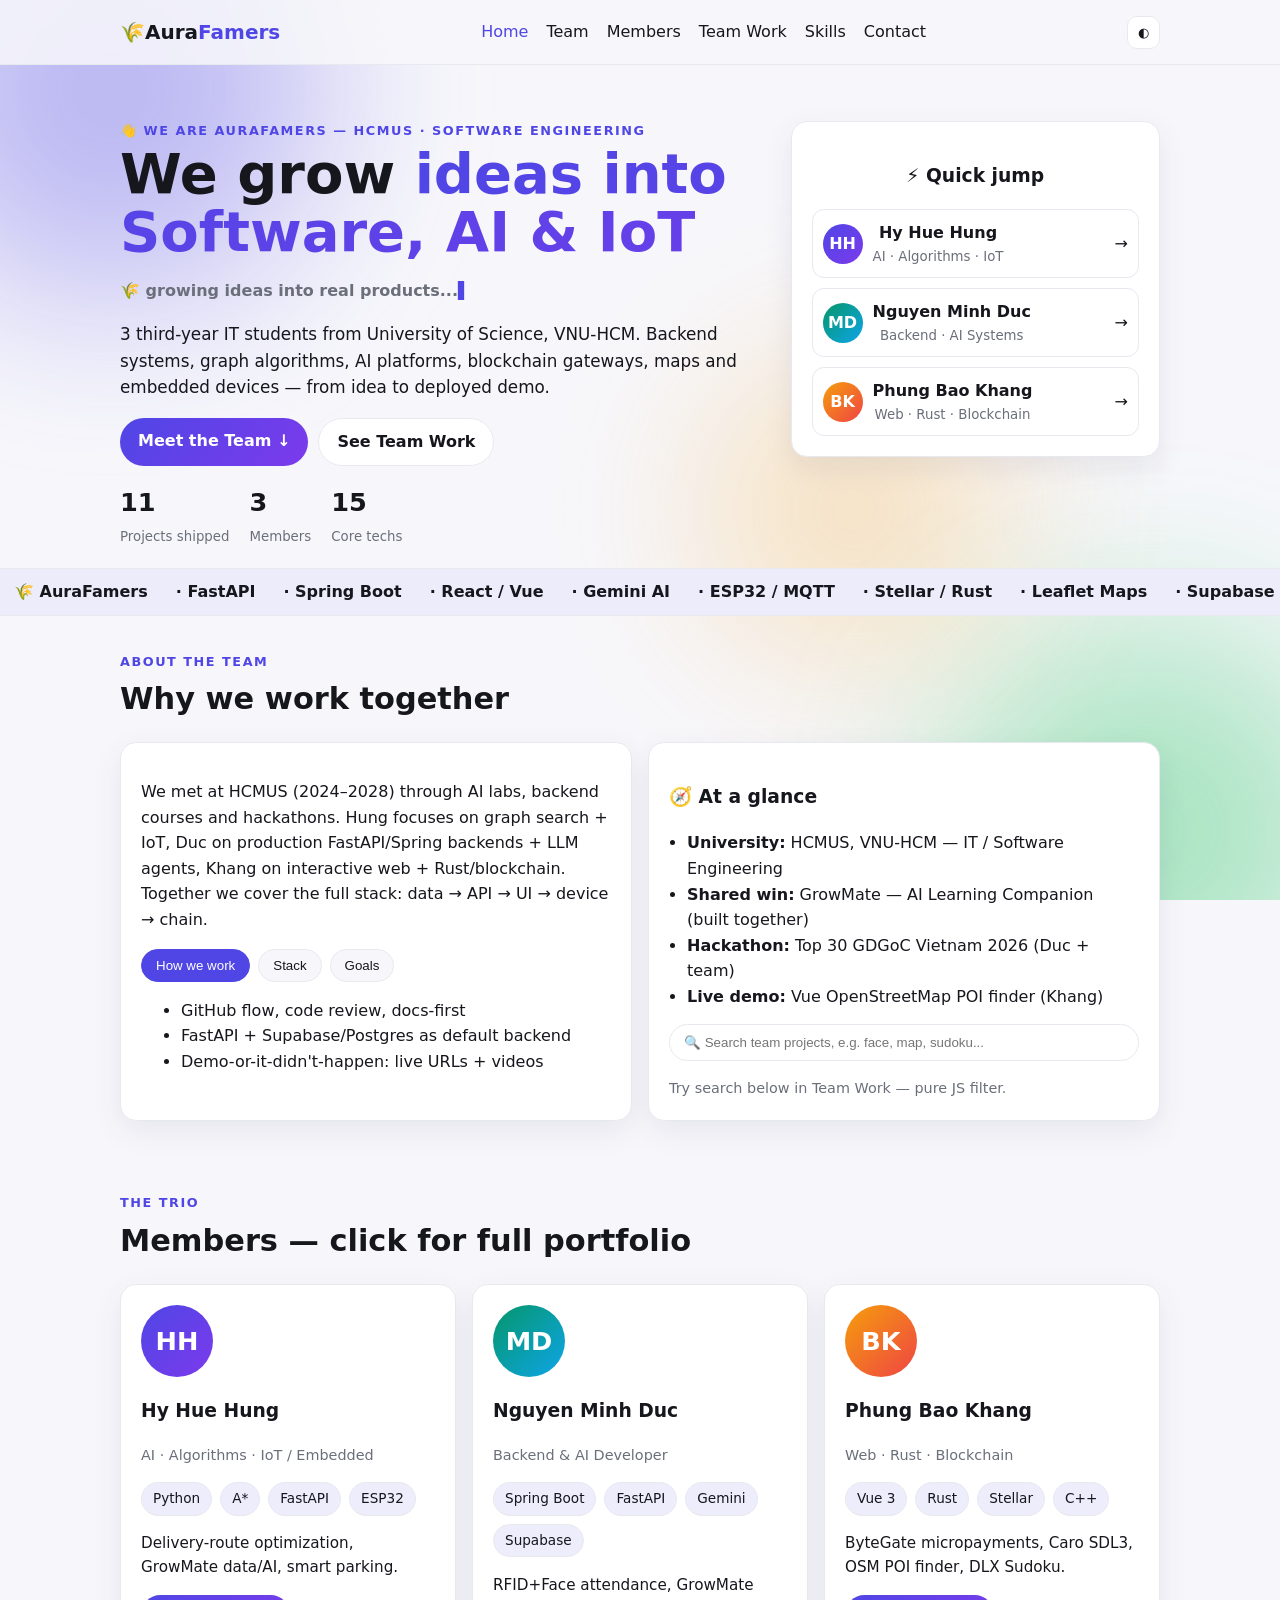
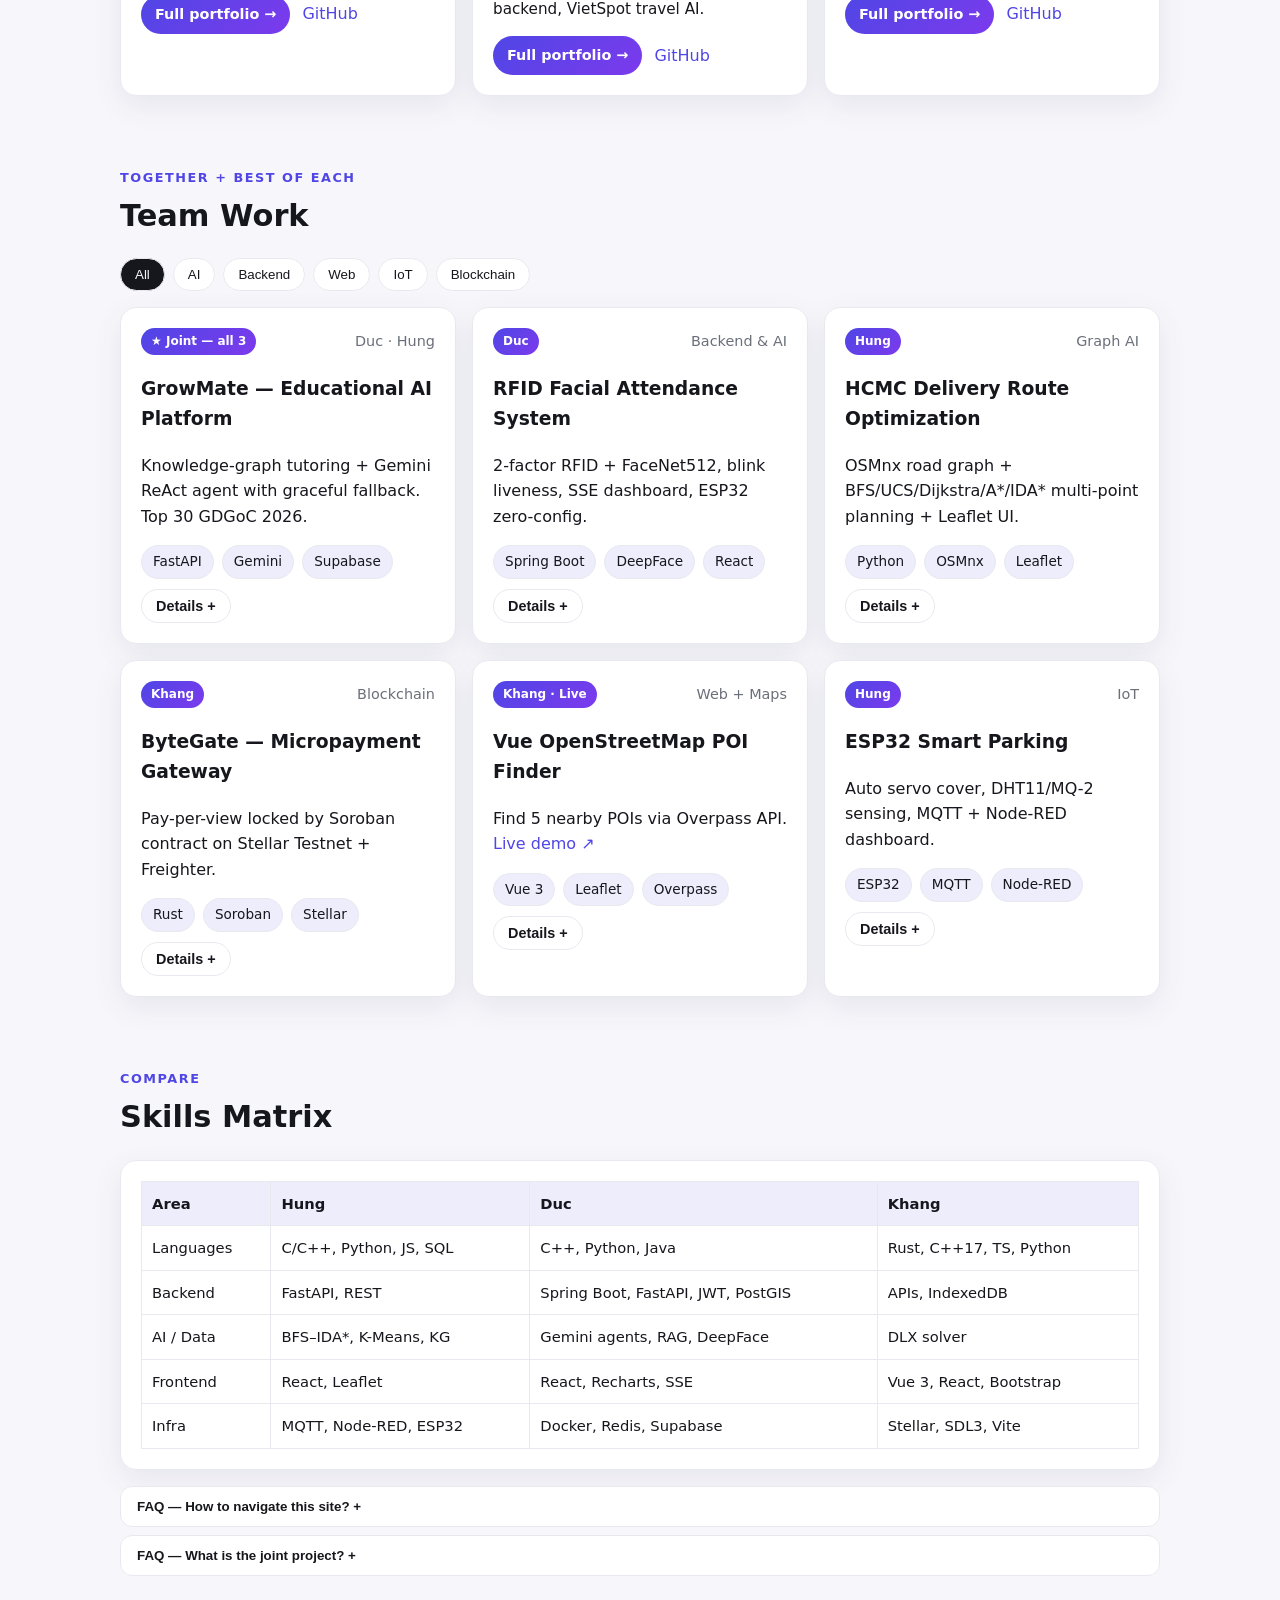
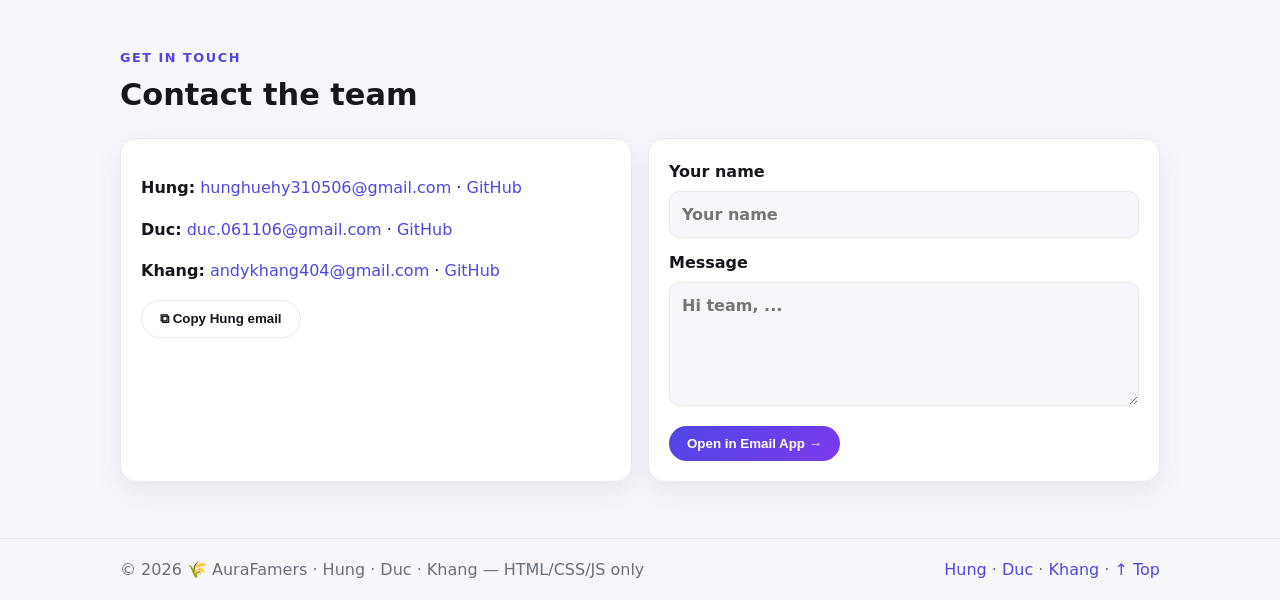
<file: index.html>
<!DOCTYPE html>
<html lang="en">
<head>
  <meta charset="UTF-8" />
  <meta name="viewport" content="width=device-width, initial-scale=1.0" />
  <title>AuraFamers — Hung · Duc · Khang | HCMUS</title>
  <meta name="description" content="AuraFamers — team portfolio of 3 HCMUS Software Engineering students: Hy Hue Hung, Nguyen Minh Duc, Phung Bao Khang." />
  <link rel="stylesheet" href="style.css" />
</head>
<body>
<div class="progress" id="progress"></div>
<div class="orbs" aria-hidden="true"><i class="orb o1"></i><i class="orb o2"></i><i class="orb o3"></i></div>
<header class="nav" id="top">
  <div class="container nav-inner">
    <a href="index.html" class="logo aura">🌾Aura<span>Famers</span></a>
    <nav class="nav-links" id="navLinks">
      <a href="#home">Home</a>
      <a href="#about-team">Team</a>
      <a href="#members">Members</a>
      <a href="#team-projects">Team Work</a>
      <a href="#skills-matrix">Skills</a>
      <a href="#contact">Contact</a>
    </nav>
    <div class="nav-actions">
      <button id="themeToggle" class="btn-icon" aria-label="Toggle theme">◐</button>
      <button id="menuBtn" class="btn-icon menu-btn" aria-label="Menu">☰</button>
    </div>
  </div>
</header>

<main>
  <!-- HERO -->
  <section id="home" class="hero container">
    <div class="hero-text">
      <p class="eyebrow">👋 We are AuraFamers — HCMUS · Software Engineering</p>
      <h1>We grow <span class="grad animate-grad">ideas into Software, AI & IoT</span></h1>
      <p class="typing-line"><span id="typing"></span><span class="caret">▌</span></p>
      <p class="lede">3 third-year IT students from University of Science, VNU-HCM. Backend systems, graph algorithms, AI platforms, blockchain gateways, maps and embedded devices — from idea to deployed demo.</p>
      <div class="hero-cta">
        <a class="btn btn-primary" href="#members">Meet the Team ↓</a>
        <a class="btn btn-ghost" href="#team-projects">See Team Work</a>
      </div>
      <div class="stats-row">
        <div class="stat"><strong data-count="11">0</strong><small>Projects shipped</small></div>
        <div class="stat"><strong data-count="3">0</strong><small>Members</small></div>
        <div class="stat"><strong data-count="15">0</strong><small>Core techs</small></div>
      </div>
    </div>
    <div class="hero-card">
      <div class="card profile-card">
        <h3>⚡ Quick jump</h3>
        <div class="member-mini-list">
          <a href="member-hung.html" class="mini"><span class="avatar sm a1">HH</span><span><strong>Hy Hue Hung</strong><small>AI · Algorithms · IoT</small></span><span>→</span></a>
          <a href="member-duc.html" class="mini"><span class="avatar sm a2">MD</span><span><strong>Nguyen Minh Duc</strong><small>Backend · AI Systems</small></span><span>→</span></a>
          <a href="member-khang.html" class="mini"><span class="avatar sm a3">BK</span><span><strong>Phung Bao Khang</strong><small>Web · Rust · Blockchain</small></span><span>→</span></a>
        </div>
      </div>
    </div>
  </section>

  <!-- MARQUEE -->
  <div class="marquee" aria-hidden="true">
    <div class="marquee-track">
      <span>🌾 AuraFamers</span><span>· FastAPI</span><span>· Spring Boot</span><span>· React / Vue</span><span>· Gemini AI</span><span>· ESP32 / MQTT</span><span>· Stellar / Rust</span><span>· Leaflet Maps</span><span>· Supabase</span>
      <span>🌾 AuraFamers</span><span>· FastAPI</span><span>· Spring Boot</span><span>· React / Vue</span><span>· Gemini AI</span><span>· ESP32 / MQTT</span><span>· Stellar / Rust</span><span>· Leaflet Maps</span><span>· Supabase</span>
    </div>
    <div class="marquee-track">
      <span>🌾 AuraFamers</span><span>· FastAPI</span><span>· Spring Boot</span><span>· React / Vue</span><span>· Gemini AI</span><span>· ESP32 / MQTT</span><span>· Stellar / Rust</span><span>· Leaflet Maps</span><span>· Supabase</span>
      <span>🌾 AuraFamers</span><span>· FastAPI</span><span>· Spring Boot</span><span>· React / Vue</span><span>· Gemini AI</span><span>· ESP32 / MQTT</span><span>· Stellar / Rust</span><span>· Leaflet Maps</span><span>· Supabase</span>
    </div>
  </div>

  <!-- ABOUT TEAM -->
  <section id="about-team" class="section container">
    <p class="eyebrow">About the team</p>
    <h2>Why we work together</h2>
    <div class="grid-2">
      <div class="card">
        <p>We met at HCMUS (2024–2028) through AI labs, backend courses and hackathons. Hung focuses on graph search + IoT, Duc on production FastAPI/Spring backends + LLM agents, Khang on interactive web + Rust/blockchain. Together we cover the full stack: data → API → UI → device → chain.</p>
        <div class="tabs">
          <div class="tab-btns"><button class="tab-btn active" data-tab="t1">How we work</button><button class="tab-btn" data-tab="t2">Stack</button><button class="tab-btn" data-tab="t3">Goals</button></div>
          <div class="tab-panel active" id="t1"><ul><li>GitHub flow, code review, docs-first</li><li>FastAPI + Supabase/Postgres as default backend</li><li>Demo-or-it-didn't-happen: live URLs + videos</li></ul></div>
          <div class="tab-panel" id="t2"><div class="chips"><span>Python/FastAPI</span><span>Java/Spring</span><span>React/Vue</span><span>Supabase/PostGIS</span><span>Rust/Soroban</span><span>ESP32/MQTT</span><span>Gemini API</span></div></div>
          <div class="tab-panel" id="t3"><ul><li>Internships in Backend / AI / Full-stack</li><li>Ship 2 joint products in 2026</li><li>Open-source everything we can</li></ul></div>
        </div>
      </div>
      <div class="card">
        <h3>🧭 At a glance</h3>
        <ul class="check-list">
          <li><strong>University:</strong> HCMUS, VNU-HCM — IT / Software Engineering</li>
          <li><strong>Shared win:</strong> GrowMate — AI Learning Companion (built together)</li>
          <li><strong>Hackathon:</strong> Top 30 GDGoC Vietnam 2026 (Duc + team)</li>
          <li><strong>Live demo:</strong> Vue OpenStreetMap POI finder (Khang)</li>
        </ul>
        <div class="hero-cta"><input id="teamSearch" placeholder="🔍 Search team projects, e.g. face, map, sudoku..." /></div>
        <small class="muted">Try search below in Team Work — pure JS filter.</small>
      </div>
    </div>
  </section>

  <!-- MEMBERS -->
  <section id="members" class="section container">
    <p class="eyebrow">The trio</p>
    <h2>Members — click for full portfolio</h2>
    <div class="members-grid">
      <article class="card member-card">
        <div class="avatar lg a1">HH</div>
        <h3>Hy Hue Hung</h3><p class="muted">AI · Algorithms · IoT / Embedded</p>
        <div class="chips"><span>Python</span><span>A*</span><span>FastAPI</span><span>ESP32</span></div>
        <p class="small">Delivery-route optimization, GrowMate data/AI, smart parking.</p>
        <div class="row"><a class="btn btn-primary btn-small" href="member-hung.html">Full portfolio →</a><a href="https://github.com/HungHy2314" target="_blank" rel="noopener">GitHub</a></div>
      </article>
      <article class="card member-card">
        <div class="avatar lg a2">MD</div>
        <h3>Nguyen Minh Duc</h3><p class="muted">Backend & AI Developer</p>
        <div class="chips"><span>Spring Boot</span><span>FastAPI</span><span>Gemini</span><span>Supabase</span></div>
        <p class="small">RFID+Face attendance, GrowMate backend, VietSpot travel AI.</p>
        <div class="row"><a class="btn btn-primary btn-small" href="member-duc.html">Full portfolio →</a><a href="https://github.com/JohnZ9696" target="_blank" rel="noopener">GitHub</a></div>
      </article>
      <article class="card member-card">
        <div class="avatar lg a3">BK</div>
        <h3>Phung Bao Khang</h3><p class="muted">Web · Rust · Blockchain</p>
        <div class="chips"><span>Vue 3</span><span>Rust</span><span>Stellar</span><span>C++</span></div>
        <p class="small">ByteGate micropayments, Caro SDL3, OSM POI finder, DLX Sudoku.</p>
        <div class="row"><a class="btn btn-primary btn-small" href="member-khang.html">Full portfolio →</a><a href="https://github.com/AndyKhang404" target="_blank" rel="noopener">GitHub</a></div>
      </article>
    </div>
  </section>

  <!-- TEAM PROJECTS -->
  <section id="team-projects" class="section container">
    <p class="eyebrow">Together + best of each</p>
    <h2>Team Work</h2>
    <div class="filter-bar">
      <button class="filter-btn active" data-filter="all">All</button>
      <button class="filter-btn" data-filter="ai">AI</button>
      <button class="filter-btn" data-filter="backend">Backend</button>
      <button class="filter-btn" data-filter="web">Web</button>
      <button class="filter-btn" data-filter="iot">IoT</button>
      <button class="filter-btn" data-filter="blockchain">Blockchain</button>
    </div>
    <div class="projects-grid" id="teamGrid">
      <article class="card project" data-category="ai backend" data-title="growmate ai learning companion backend gemini">
        <div class="proj-top"><span class="badge">★ Joint — all 3</span><span class="muted">Duc · Hung</span></div>
        <h3>GrowMate — Educational AI Platform</h3>
        <p>Knowledge-graph tutoring + Gemini ReAct agent with graceful fallback. Top 30 GDGoC 2026.</p>
        <div class="chips"><span>FastAPI</span><span>Gemini</span><span>Supabase</span></div>
        <button class="btn btn-ghost btn-small open-modal" data-modal="m-grow">Details +</button>
      </article>
      <article class="card project" data-category="backend ai iot" data-title="rfid facial attendance spring deepface esp32">
        <div class="proj-top"><span class="badge">Duc</span><span class="muted">Backend & AI</span></div>
        <h3>RFID Facial Attendance System</h3>
        <p>2-factor RFID + FaceNet512, blink liveness, SSE dashboard, ESP32 zero-config.</p>
        <div class="chips"><span>Spring Boot</span><span>DeepFace</span><span>React</span></div>
        <button class="btn btn-ghost btn-small open-modal" data-modal="m-att">Details +</button>
      </article>
      <article class="card project" data-category="ai backend web" data-title="hcmc delivery route optimization bfs dijkstra astar">
        <div class="proj-top"><span class="badge">Hung</span><span class="muted">Graph AI</span></div>
        <h3>HCMC Delivery Route Optimization</h3>
        <p>OSMnx road graph + BFS/UCS/Dijkstra/A*/IDA* multi-point planning + Leaflet UI.</p>
        <div class="chips"><span>Python</span><span>OSMnx</span><span>Leaflet</span></div>
        <button class="btn btn-ghost btn-small open-modal" data-modal="m-route">Details +</button>
      </article>
      <article class="card project" data-category="blockchain web" data-title="bytegate stellar soroban micropayment">
        <div class="proj-top"><span class="badge">Khang</span><span class="muted">Blockchain</span></div>
        <h3>ByteGate — Micropayment Gateway</h3>
        <p>Pay-per-view locked by Soroban contract on Stellar Testnet + Freighter.</p>
        <div class="chips"><span>Rust</span><span>Soroban</span><span>Stellar</span></div>
        <button class="btn btn-ghost btn-small open-modal" data-modal="m-byte">Details +</button>
      </article>
      <article class="card project" data-category="web" data-title="vue openstreetmap poi finder leaflet">
        <div class="proj-top"><span class="badge">Khang · Live</span><span class="muted">Web + Maps</span></div>
        <h3>Vue OpenStreetMap POI Finder</h3>
        <p>Find 5 nearby POIs via Overpass API. <a href="https://vue-openstreetmap.pages.dev/" target="_blank" rel="noopener">Live demo ↗</a></p>
        <div class="chips"><span>Vue 3</span><span>Leaflet</span><span>Overpass</span></div>
        <button class="btn btn-ghost btn-small open-modal" data-modal="m-osm">Details +</button>
      </article>
      <article class="card project" data-category="iot" data-title="esp32 smart parking mqtt node-red">
        <div class="proj-top"><span class="badge">Hung</span><span class="muted">IoT</span></div>
        <h3>ESP32 Smart Parking</h3>
        <p>Auto servo cover, DHT11/MQ-2 sensing, MQTT + Node-RED dashboard.</p>
        <div class="chips"><span>ESP32</span><span>MQTT</span><span>Node-RED</span></div>
        <button class="btn btn-ghost btn-small open-modal" data-modal="m-park">Details +</button>
      </article>
    </div>
    <p id="noResult" class="muted" style="display:none">No projects match your search.</p>
  </section>

  <!-- SKILLS MATRIX -->
  <section id="skills-matrix" class="section container">
    <p class="eyebrow">Compare</p>
    <h2>Skills Matrix</h2>
    <div class="card table-wrap">
      <table class="matrix">
        <tr><th>Area</th><th>Hung</th><th>Duc</th><th>Khang</th></tr>
        <tr><td>Languages</td><td>C/C++, Python, JS, SQL</td><td>C++, Python, Java</td><td>Rust, C++17, TS, Python</td></tr>
        <tr><td>Backend</td><td>FastAPI, REST</td><td>Spring Boot, FastAPI, JWT, PostGIS</td><td>APIs, IndexedDB</td></tr>
        <tr><td>AI / Data</td><td>BFS–IDA*, K-Means, KG</td><td>Gemini agents, RAG, DeepFace</td><td>DLX solver</td></tr>
        <tr><td>Frontend</td><td>React, Leaflet</td><td>React, Recharts, SSE</td><td>Vue 3, React, Bootstrap</td></tr>
        <tr><td>Infra</td><td>MQTT, Node-RED, ESP32</td><td>Docker, Redis, Supabase</td><td>Stellar, SDL3, Vite</td></tr>
      </table>
    </div>
    <div class="accordion">
      <button class="acc-btn">FAQ — How to navigate this site? +</button>
      <div class="acc-panel"><p>Use top nav to jump sections. Each member card links to a full individual portfolio (<code>member-*.html</code>). All pages share theme + search + filter JS. Contact section opens your mail app — no backend needed.</p></div>
      <button class="acc-btn">FAQ — What is the joint project? +</button>
      <div class="acc-panel"><p><strong>GrowMate</strong> — Hung did data/question-bank + knowledge-graph design, Duc built FastAPI + Gemini orchestration. Khang's map/UI patterns were reused for visualization.</p></div>
    </div>
  </section>

  <!-- CONTACT -->
  <section id="contact" class="section container">
    <p class="eyebrow">Get in touch</p>
    <h2>Contact the team</h2>
    <div class="grid-2">
      <div class="card">
        <p><strong>Hung:</strong> <a href="mailto:hunghuehy310506@gmail.com">hunghuehy310506@gmail.com</a> · <a href="https://github.com/HungHy2314" target="_blank" rel="noopener">GitHub</a></p>
        <p><strong>Duc:</strong> <a href="mailto:duc.061106@gmail.com">duc.061106@gmail.com</a> · <a href="https://github.com/JohnZ9696" target="_blank" rel="noopener">GitHub</a></p>
        <p><strong>Khang:</strong> <a href="mailto:andykhang404@gmail.com">andykhang404@gmail.com</a> · <a href="https://github.com/AndyKhang404" target="_blank" rel="noopener">GitHub</a></p>
        <div class="hero-cta"><button class="btn btn-ghost" id="copyEmail">⧉ Copy Hung email</button></div>
      </div>
      <form class="card form" id="contactForm">
        <label>Your name<input id="fName" required placeholder="Your name" /></label>
        <label>Message<textarea id="fMsg" rows="4" required placeholder="Hi team, ..."></textarea></label>
        <button class="btn btn-primary" type="submit">Open in Email App →</button>
      </form>
    </div>
  </section>
</main>

<!-- MODALS -->
<div class="modal" id="m-grow"><div class="modal-box"><button class="modal-x">✕</button><h3>GrowMate — details</h3><ul><li>Fail-safe ReAct + Gemini tool-calling + RAG (pgvector), fallback to adaptive mode</li><li>Supabase + Redis + Docker, Flutter frontend</li><li>Top 30 GDGoC Hackathon 2026</li></ul><p><a href="https://github.com/noleAI/growmate-backend.git" target="_blank" rel="noopener">Backend repo ↗</a></p></div></div>
<div class="modal" id="m-att"><div class="modal-box"><button class="modal-x">✕</button><h3>Attendance — details</h3><ul><li>RFID + FaceNet512, MediaPipe blink liveness</li><li>Spring Boot + PostgreSQL transactions, SSE + Recharts dashboard</li></ul><p><a href="https://github.com/JohnZ9696/attendance-system.git" target="_blank" rel="noopener">Repo ↗</a></p></div></div>
<div class="modal" id="m-route"><div class="modal-box"><button class="modal-x">✕</button><h3>Route optimization — details</h3><ul><li>OSMnx graph, BFS/DFS/UCS/Dijkstra/A*/IDA*</li><li>FastAPI + React + Leaflet</li></ul><p><a href="https://github.com/AdrianParry-17/AILabProjects" target="_blank" rel="noopener">Repo ↗</a></p></div></div>
<div class="modal" id="m-byte"><div class="modal-box"><button class="modal-x">✕</button><h3>ByteGate — details</h3><ul><li>Soroban contract locks content, reveals after micropayment</li><li>Stellar Testnet + Freighter wallet</li></ul><p><a href="https://github.com/AndyKhang404/bytegate" target="_blank" rel="noopener">Repo ↗</a></p></div></div>
<div class="modal" id="m-osm"><div class="modal-box"><button class="modal-x">✕</button><h3>OSM POI — details</h3><ul><li>Vue 3 + vue-leaflet + Overpass API, top-5 POIs</li></ul><p><a href="https://vue-openstreetmap.pages.dev/" target="_blank" rel="noopener">Live demo ↗</a> · <a href="https://github.com/AndyKhang404/vue-openstreetmap" target="_blank" rel="noopener">Repo ↗</a></p></div></div>
<div class="modal" id="m-park"><div class="modal-box"><button class="modal-x">✕</button><h3>Smart parking — details</h3><ul><li>ESP32 + DHT11/MQ-2/LM393 + SG90 + OLED, MQTT/Mosquitto + Node-RED</li></ul><p><a href="https://github.com/haolamnm/hyper-cognitive-parking" target="_blank" rel="noopener">Repo ↗</a></p></div></div>

<footer><div class="container foot-inner"><span>© <span id="year"></span> 🌾 AuraFamers · Hung · Duc · Khang — HTML/CSS/JS only</span><span><a href="member-hung.html">Hung</a> · <a href="member-duc.html">Duc</a> · <a href="member-khang.html">Khang</a> · <a href="#top">↑ Top</a></span></div></footer>
<button id="toTop" title="Back to top">↑</button>
<script src="script.js"></script>
</body>
</html>
</file>
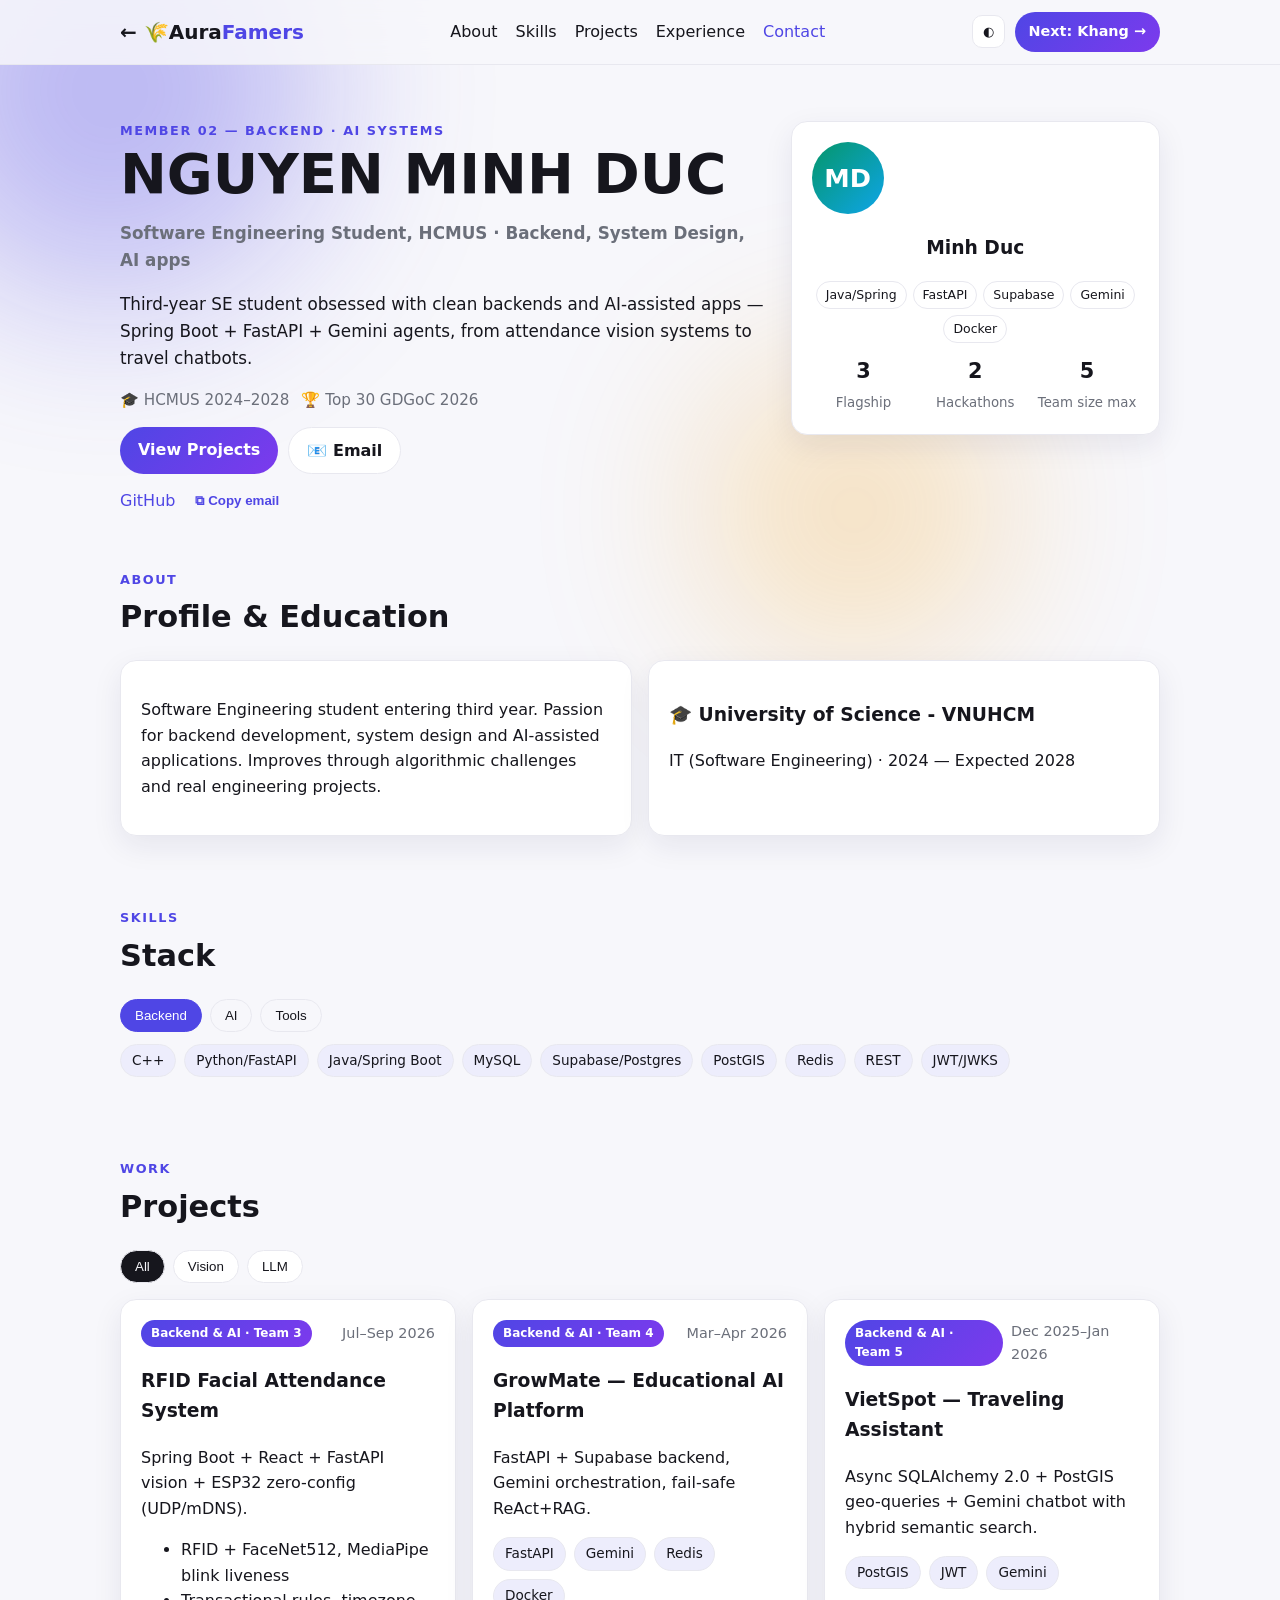
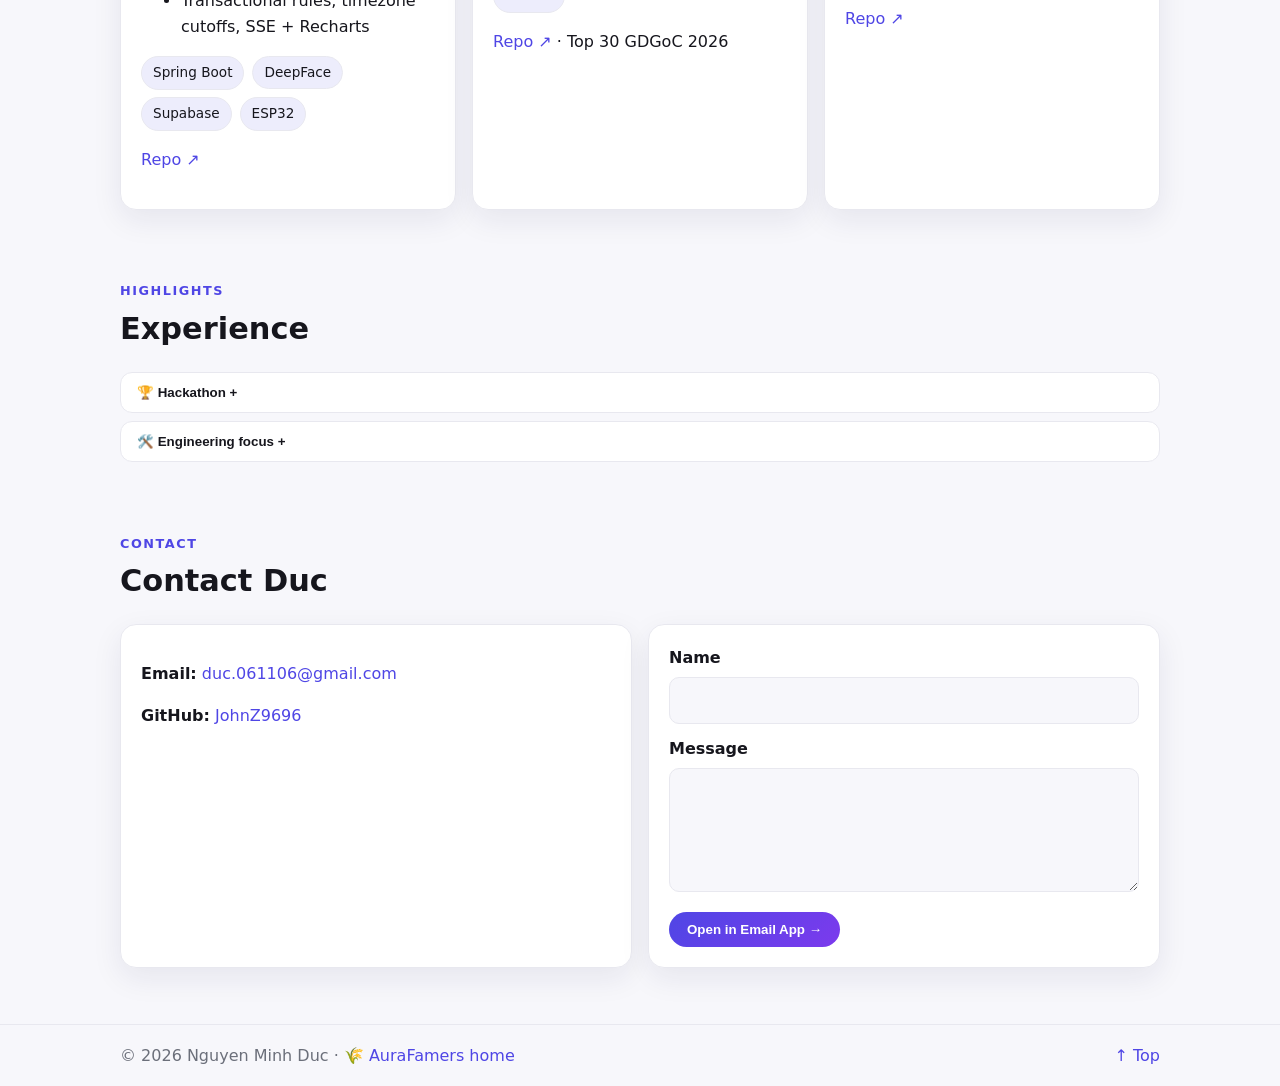
<file: member-duc.html>
<!DOCTYPE html>
<html lang="en">
<head><meta charset="UTF-8" /><meta name="viewport" content="width=device-width, initial-scale=1.0" />
<title>Nguyen Minh Duc — Portfolio</title><link rel="stylesheet" href="style.css" /></head>
<body>
<div class="progress" id="progress"></div>
<div class="orbs" aria-hidden="true"><i class="orb o1"></i><i class="orb o3"></i></div>
<header class="nav"><div class="container nav-inner">
<a href="index.html" class="logo aura">← 🌾Aura<span>Famers</span></a>
<nav class="nav-links" id="navLinks"><a href="#about">About</a><a href="#skills">Skills</a><a href="#projects">Projects</a><a href="#experience">Experience</a><a href="#contact">Contact</a></nav>
<div class="nav-actions"><button id="themeToggle" class="btn-icon">◐</button><a class="btn btn-small btn-primary" href="member-khang.html">Next: Khang →</a><button id="menuBtn" class="btn-icon menu-btn">☰</button></div>
</div></header>
<main>
<section class="hero container"><div class="hero-text">
<p class="eyebrow">Member 02 — Backend · AI Systems</p><h1>NGUYEN MINH DUC</h1>
<p class="subtitle">Software Engineering Student, HCMUS · Backend, System Design, AI apps</p>
<p class="lede">Third-year SE student obsessed with clean backends and AI-assisted apps — Spring Boot + FastAPI + Gemini agents, from attendance vision systems to travel chatbots.</p>
<div class="hero-meta"><span>🎓 HCMUS 2024–2028</span><span>🏆 Top 30 GDGoC 2026</span></div>
<div class="hero-cta"><a class="btn btn-primary" href="#projects">View Projects</a><a class="btn btn-ghost" href="mailto:duc.061106@gmail.com">📧 Email</a></div>
<div class="hero-social"><a href="https://github.com/JohnZ9696" target="_blank" rel="noopener">GitHub</a><button id="copyEmail" class="link-btn">⧉ Copy email</button></div>
</div>
<div class="hero-card"><div class="card profile-card"><div class="avatar lg a2">MD</div><h3>Minh Duc</h3><div class="tag-cloud"><span>Java/Spring</span><span>FastAPI</span><span>Supabase</span><span>Gemini</span><span>Docker</span></div><div class="stats"><div><strong>3</strong><small>Flagship</small></div><div><strong>2</strong><small>Hackathons</small></div><div><strong>5</strong><small>Team size max</small></div></div></div></div>
</section>
<section id="about" class="section container"><p class="eyebrow">About</p><h2>Profile & Education</h2>
<div class="grid-2"><div class="card"><p>Software Engineering student entering third year. Passion for backend development, system design and AI-assisted applications. Improves through algorithmic challenges and real engineering projects.</p></div>
<div class="card"><h3>🎓 University of Science - VNUHCM</h3><p>IT (Software Engineering) · 2024 — Expected 2028</p></div></div></section>
<section id="skills" class="section container"><p class="eyebrow">Skills</p><h2>Stack</h2>
<div class="tabs"><div class="tab-btns"><button class="tab-btn active" data-tab="d1">Backend</button><button class="tab-btn" data-tab="d2">AI</button><button class="tab-btn" data-tab="d3">Tools</button></div>
<div class="tab-panel active" id="d1"><div class="chips"><span>C++</span><span>Python/FastAPI</span><span>Java/Spring Boot</span><span>MySQL</span><span>Supabase/Postgres</span><span>PostGIS</span><span>Redis</span><span>REST</span><span>JWT/JWKS</span></div></div>
<div class="tab-panel" id="d2"><div class="chips"><span>Gemini API</span><span>ReAct agents</span><span>RAG/pgvector</span><span>DeepFace</span><span>OpenCV</span><span>Hugging Face</span><span>Sentence-Transformers</span></div></div>
<div class="tab-panel" id="d3"><div class="chips"><span>Maven</span><span>Docker</span><span>Alembic</span><span>Git/GitHub</span><span>OpenCode CLI</span><span>AI Studio</span></div></div></div></section>
<section id="projects" class="section container"><p class="eyebrow">Work</p><h2>Projects</h2>
<div class="filter-bar"><button class="filter-btn active" data-filter="all">All</button><button class="filter-btn" data-filter="vision">Vision</button><button class="filter-btn" data-filter="llm">LLM</button></div>
<div class="projects-grid">
<article class="card project" data-category="vision"><div class="proj-top"><span class="badge">Backend & AI · Team 3</span><span class="muted">Jul–Sep 2026</span></div><h3>RFID Facial Attendance System</h3><p>Spring Boot + React + FastAPI vision + ESP32 zero-config (UDP/mDNS).</p><ul><li>RFID + FaceNet512, MediaPipe blink liveness</li><li>Transactional rules, timezone cutoffs, SSE + Recharts</li></ul><div class="chips"><span>Spring Boot</span><span>DeepFace</span><span>Supabase</span><span>ESP32</span></div><p><a href="https://github.com/JohnZ9696/attendance-system.git" target="_blank" rel="noopener">Repo ↗</a></p></article>
<article class="card project" data-category="llm"><div class="proj-top"><span class="badge">Backend & AI · Team 4</span><span class="muted">Mar–Apr 2026</span></div><h3>GrowMate — Educational AI Platform</h3><p>FastAPI + Supabase backend, Gemini orchestration, fail-safe ReAct+RAG.</p><div class="chips"><span>FastAPI</span><span>Gemini</span><span>Redis</span><span>Docker</span></div><p><a href="https://github.com/noleAI/growmate-backend.git" target="_blank" rel="noopener">Repo ↗</a> · Top 30 GDGoC 2026</p></article>
<article class="card project" data-category="llm"><div class="proj-top"><span class="badge">Backend & AI · Team 5</span><span class="muted">Dec 2025–Jan 2026</span></div><h3>VietSpot — Traveling Assistant</h3><p>Async SQLAlchemy 2.0 + PostGIS geo-queries + Gemini chatbot with hybrid semantic search.</p><div class="chips"><span>PostGIS</span><span>JWT</span><span>Gemini</span></div><p><a href="https://github.com/thphuc06/VietSpot_backend.git" target="_blank" rel="noopener">Repo ↗</a></p></article>
</div></section>
<section id="experience" class="section container"><p class="eyebrow">Highlights</p><h2>Experience</h2>
<div class="accordion"><button class="acc-btn">🏆 Hackathon +</button><div class="acc-panel"><p>Top 30 Google Developer on Campus Vietnam Hackathon 2026 — GrowMate.</p></div>
<button class="acc-btn">🛠️ Engineering focus +</button><div class="acc-panel"><ul><li>Async backends, migrations, auth, geo-queries</li><li>LLM orchestration with graceful degradation</li></ul></div></div></section>
<section id="contact" class="section container"><p class="eyebrow">Contact</p><h2>Contact Duc</h2>
<div class="grid-2"><div class="card"><p><strong>Email:</strong> <a href="mailto:duc.061106@gmail.com">duc.061106@gmail.com</a></p><p><strong>GitHub:</strong> <a href="https://github.com/JohnZ9696" target="_blank" rel="noopener">JohnZ9696</a></p></div>
<form class="card form" id="contactForm"><label>Name<input id="fName" required /></label><label>Message<textarea id="fMsg" rows="4" required></textarea></label><button class="btn btn-primary" type="submit">Open in Email App →</button></form></div></section>
</main>
<footer><div class="container foot-inner"><span>© <span id="year"></span> Nguyen Minh Duc · 🌾 <a href="index.html">AuraFamers home</a></span><a href="#top">↑ Top</a></div></footer>
<button id="toTop">↑</button><script src="script.js"></script></body></html>
</file>
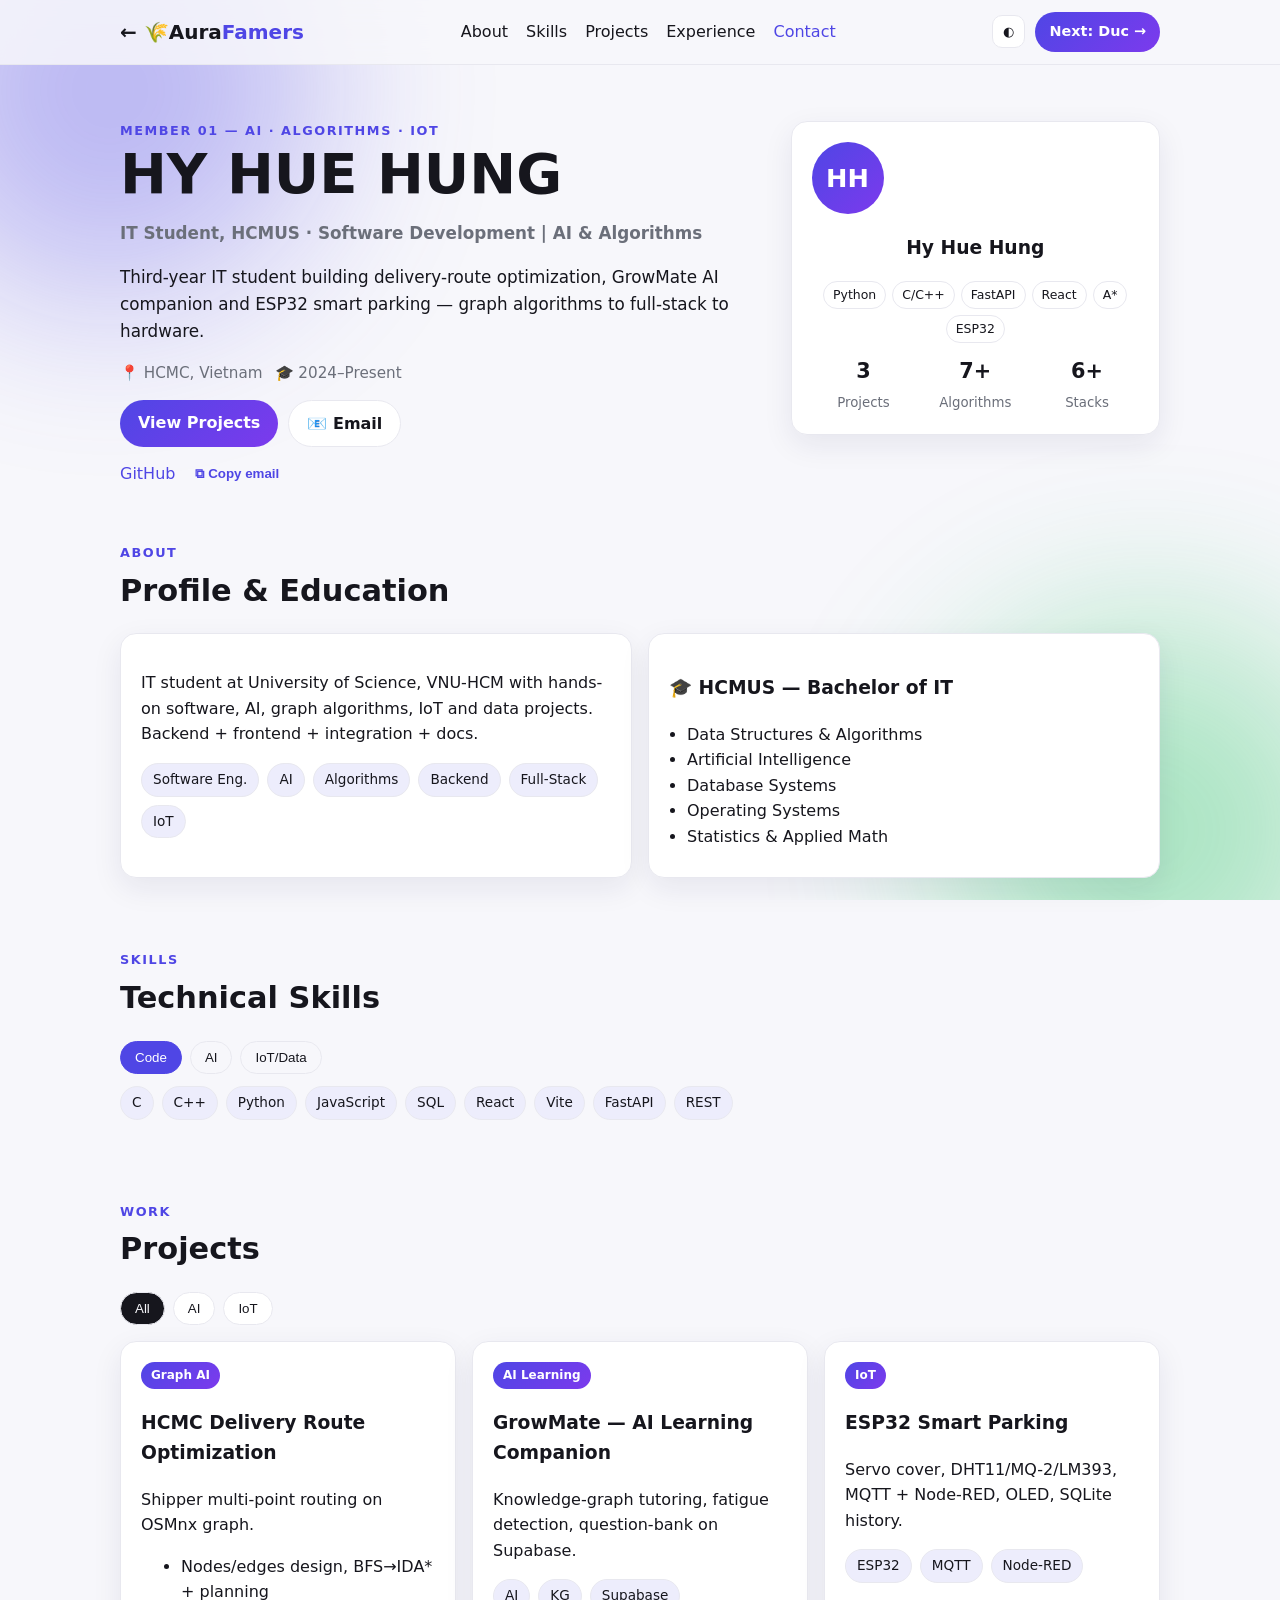
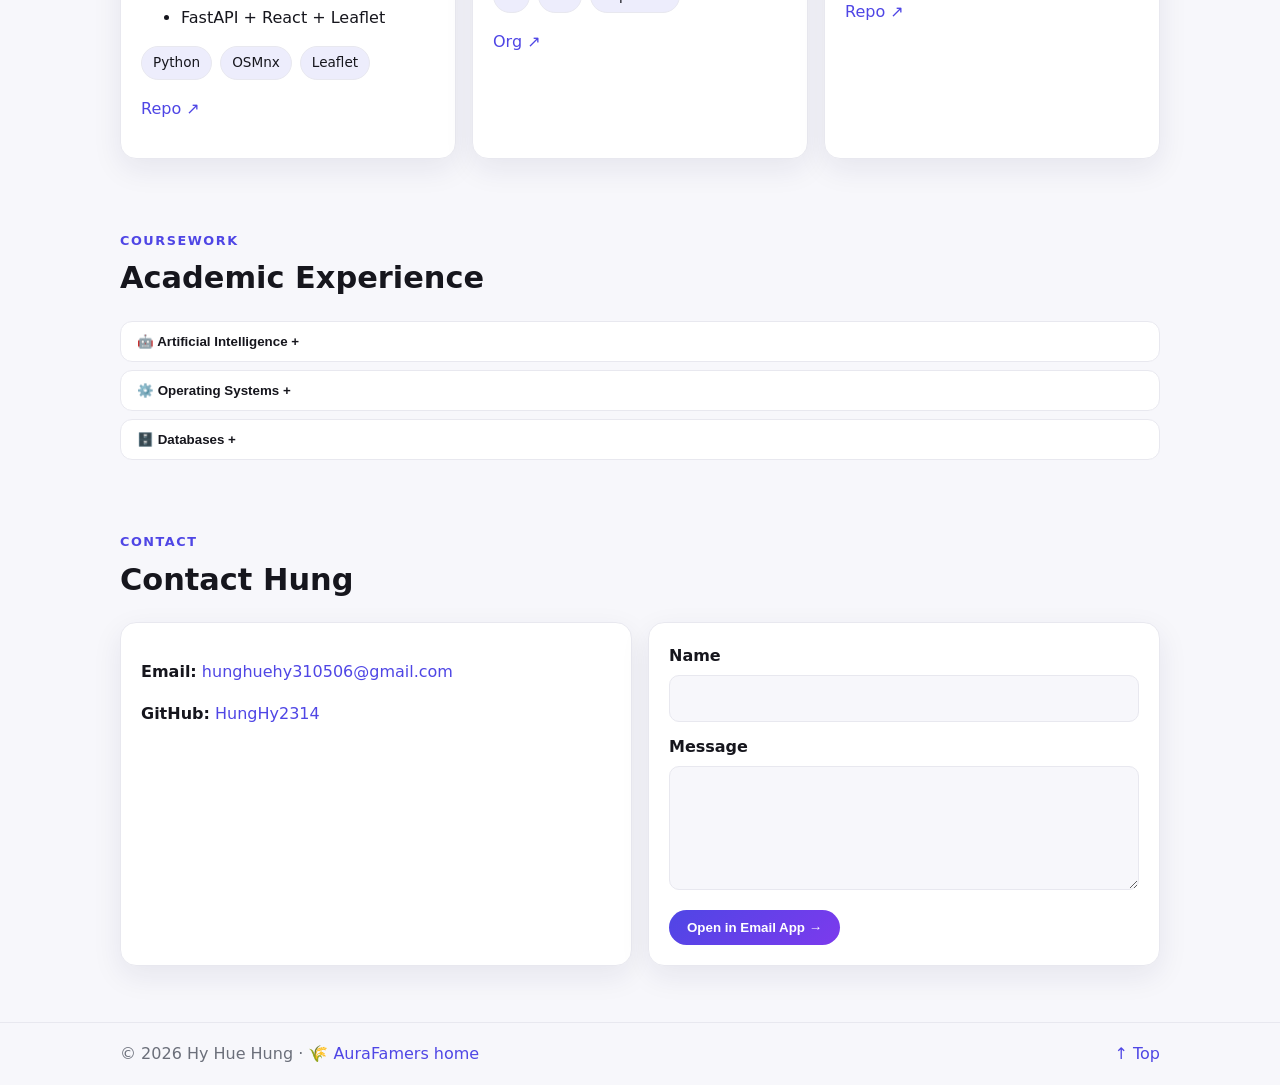
<file: member-hung.html>
<!DOCTYPE html>
<html lang="en">
<head><meta charset="UTF-8" /><meta name="viewport" content="width=device-width, initial-scale=1.0" />
<title>Hy Hue Hung — Portfolio</title><link rel="stylesheet" href="style.css" /></head>
<body>
<div class="progress" id="progress"></div>
<div class="orbs" aria-hidden="true"><i class="orb o1"></i><i class="orb o2"></i></div>
<header class="nav"><div class="container nav-inner">
<a href="index.html" class="logo aura">← 🌾Aura<span>Famers</span></a>
<nav class="nav-links" id="navLinks"><a href="#about">About</a><a href="#skills">Skills</a><a href="#projects">Projects</a><a href="#experience">Experience</a><a href="#contact">Contact</a></nav>
<div class="nav-actions"><button id="themeToggle" class="btn-icon">◐</button><a class="btn btn-small btn-primary" href="member-duc.html">Next: Duc →</a><button id="menuBtn" class="btn-icon menu-btn">☰</button></div>
</div></header>
<main>
<section class="hero container"><div class="hero-text">
<p class="eyebrow">Member 01 — AI · Algorithms · IoT</p><h1>HY HUE HUNG</h1>
<p class="subtitle">IT Student, HCMUS · Software Development | AI & Algorithms</p>
<p class="lede">Third-year IT student building delivery-route optimization, GrowMate AI companion and ESP32 smart parking — graph algorithms to full-stack to hardware.</p>
<div class="hero-meta"><span>📍 HCMC, Vietnam</span><span>🎓 2024–Present</span></div>
<div class="hero-cta"><a class="btn btn-primary" href="#projects">View Projects</a><a class="btn btn-ghost" href="mailto:hunghuehy310506@gmail.com">📧 Email</a></div>
<div class="hero-social"><a href="https://github.com/HungHy2314" target="_blank" rel="noopener">GitHub</a><button id="copyEmail" class="link-btn">⧉ Copy email</button></div>
</div>
<div class="hero-card"><div class="card profile-card"><div class="avatar lg a1">HH</div><h3>Hy Hue Hung</h3><div class="tag-cloud"><span>Python</span><span>C/C++</span><span>FastAPI</span><span>React</span><span>A*</span><span>ESP32</span></div><div class="stats"><div><strong>3</strong><small>Projects</small></div><div><strong>7+</strong><small>Algorithms</small></div><div><strong>6+</strong><small>Stacks</small></div></div></div></div>
</section>
<section id="about" class="section container"><p class="eyebrow">About</p><h2>Profile & Education</h2>
<div class="grid-2"><div class="card"><p>IT student at University of Science, VNU-HCM with hands-on software, AI, graph algorithms, IoT and data projects. Backend + frontend + integration + docs.</p><div class="chips"><span>Software Eng.</span><span>AI</span><span>Algorithms</span><span>Backend</span><span>Full-Stack</span><span>IoT</span></div></div>
<div class="card"><h3>🎓 HCMUS — Bachelor of IT</h3><ul class="check-list"><li>Data Structures & Algorithms</li><li>Artificial Intelligence</li><li>Database Systems</li><li>Operating Systems</li><li>Statistics & Applied Math</li></ul></div></div></section>
<section id="skills" class="section container"><p class="eyebrow">Skills</p><h2>Technical Skills</h2>
<div class="tabs"><div class="tab-btns"><button class="tab-btn active" data-tab="h1">Code</button><button class="tab-btn" data-tab="h2">AI</button><button class="tab-btn" data-tab="h3">IoT/Data</button></div>
<div class="tab-panel active" id="h1"><div class="chips"><span>C</span><span>C++</span><span>Python</span><span>JavaScript</span><span>SQL</span><span>React</span><span>Vite</span><span>FastAPI</span><span>REST</span></div></div>
<div class="tab-panel" id="h2"><div class="chips"><span>BFS</span><span>DFS</span><span>UCS</span><span>Dijkstra</span><span>A*</span><span>IDA*</span><span>Alpha-Beta</span><span>K-Means</span><span>Knowledge Graph</span></div></div>
<div class="tab-panel" id="h3"><div class="chips"><span>ESP32</span><span>MQTT</span><span>Mosquitto</span><span>Node-RED</span><span>Supabase</span><span>SQLite</span><span>SQL Server</span><span>OSMnx</span><span>Leaflet</span><span>GeoJSON</span></div></div></div></section>
<section id="projects" class="section container"><p class="eyebrow">Work</p><h2>Projects</h2>
<div class="filter-bar"><button class="filter-btn active" data-filter="all">All</button><button class="filter-btn" data-filter="ai">AI</button><button class="filter-btn" data-filter="iot">IoT</button></div>
<div class="projects-grid">
<article class="card project" data-category="ai"><div class="proj-top"><span class="badge">Graph AI</span></div><h3>HCMC Delivery Route Optimization</h3><p>Shipper multi-point routing on OSMnx graph.</p><ul><li>Nodes/edges design, BFS→IDA* + planning</li><li>FastAPI + React + Leaflet</li></ul><div class="chips"><span>Python</span><span>OSMnx</span><span>Leaflet</span></div><p><a href="https://github.com/AdrianParry-17/AILabProjects" target="_blank" rel="noopener">Repo ↗</a></p></article>
<article class="card project" data-category="ai"><div class="proj-top"><span class="badge">AI Learning</span></div><h3>GrowMate — AI Learning Companion</h3><p>Knowledge-graph tutoring, fatigue detection, question-bank on Supabase.</p><div class="chips"><span>AI</span><span>KG</span><span>Supabase</span></div><p><a href="https://github.com/noleAI" target="_blank" rel="noopener">Org ↗</a></p></article>
<article class="card project" data-category="iot"><div class="proj-top"><span class="badge">IoT</span></div><h3>ESP32 Smart Parking</h3><p>Servo cover, DHT11/MQ-2/LM393, MQTT + Node-RED, OLED, SQLite history.</p><div class="chips"><span>ESP32</span><span>MQTT</span><span>Node-RED</span></div><p><a href="https://github.com/haolamnm/hyper-cognitive-parking" target="_blank" rel="noopener">Repo ↗</a></p></article>
</div></section>
<section id="experience" class="section container"><p class="eyebrow">Coursework</p><h2>Academic Experience</h2>
<div class="accordion"><button class="acc-btn">🤖 Artificial Intelligence +</button><div class="acc-panel"><ul><li>Search: BFS/DFS/UCS/A*/IDA*</li><li>Alpha-Beta, K-Means image compression</li></ul></div>
<button class="acc-btn">⚙️ Operating Systems +</button><div class="acc-panel"><ul><li>xv6, syscalls, paging/TLB/EMAT, FAT/MBR</li></ul></div>
<button class="acc-btn">🗄️ Databases +</button><div class="acc-panel"><ul><li>Design, normalization, PK/FK, SQL Server/SQLite</li></ul></div></div></section>
<section id="contact" class="section container"><p class="eyebrow">Contact</p><h2>Contact Hung</h2>
<div class="grid-2"><div class="card"><p><strong>Email:</strong> <a href="mailto:hunghuehy310506@gmail.com">hunghuehy310506@gmail.com</a></p><p><strong>GitHub:</strong> <a href="https://github.com/HungHy2314" target="_blank" rel="noopener">HungHy2314</a></p></div>
<form class="card form" id="contactForm"><label>Name<input id="fName" required /></label><label>Message<textarea id="fMsg" rows="4" required></textarea></label><button class="btn btn-primary" type="submit">Open in Email App →</button></form></div></section>
</main>
<footer><div class="container foot-inner"><span>© <span id="year"></span> Hy Hue Hung · 🌾 <a href="index.html">AuraFamers home</a></span><a href="#top">↑ Top</a></div></footer>
<button id="toTop">↑</button><script src="script.js"></script></body></html>
</file>
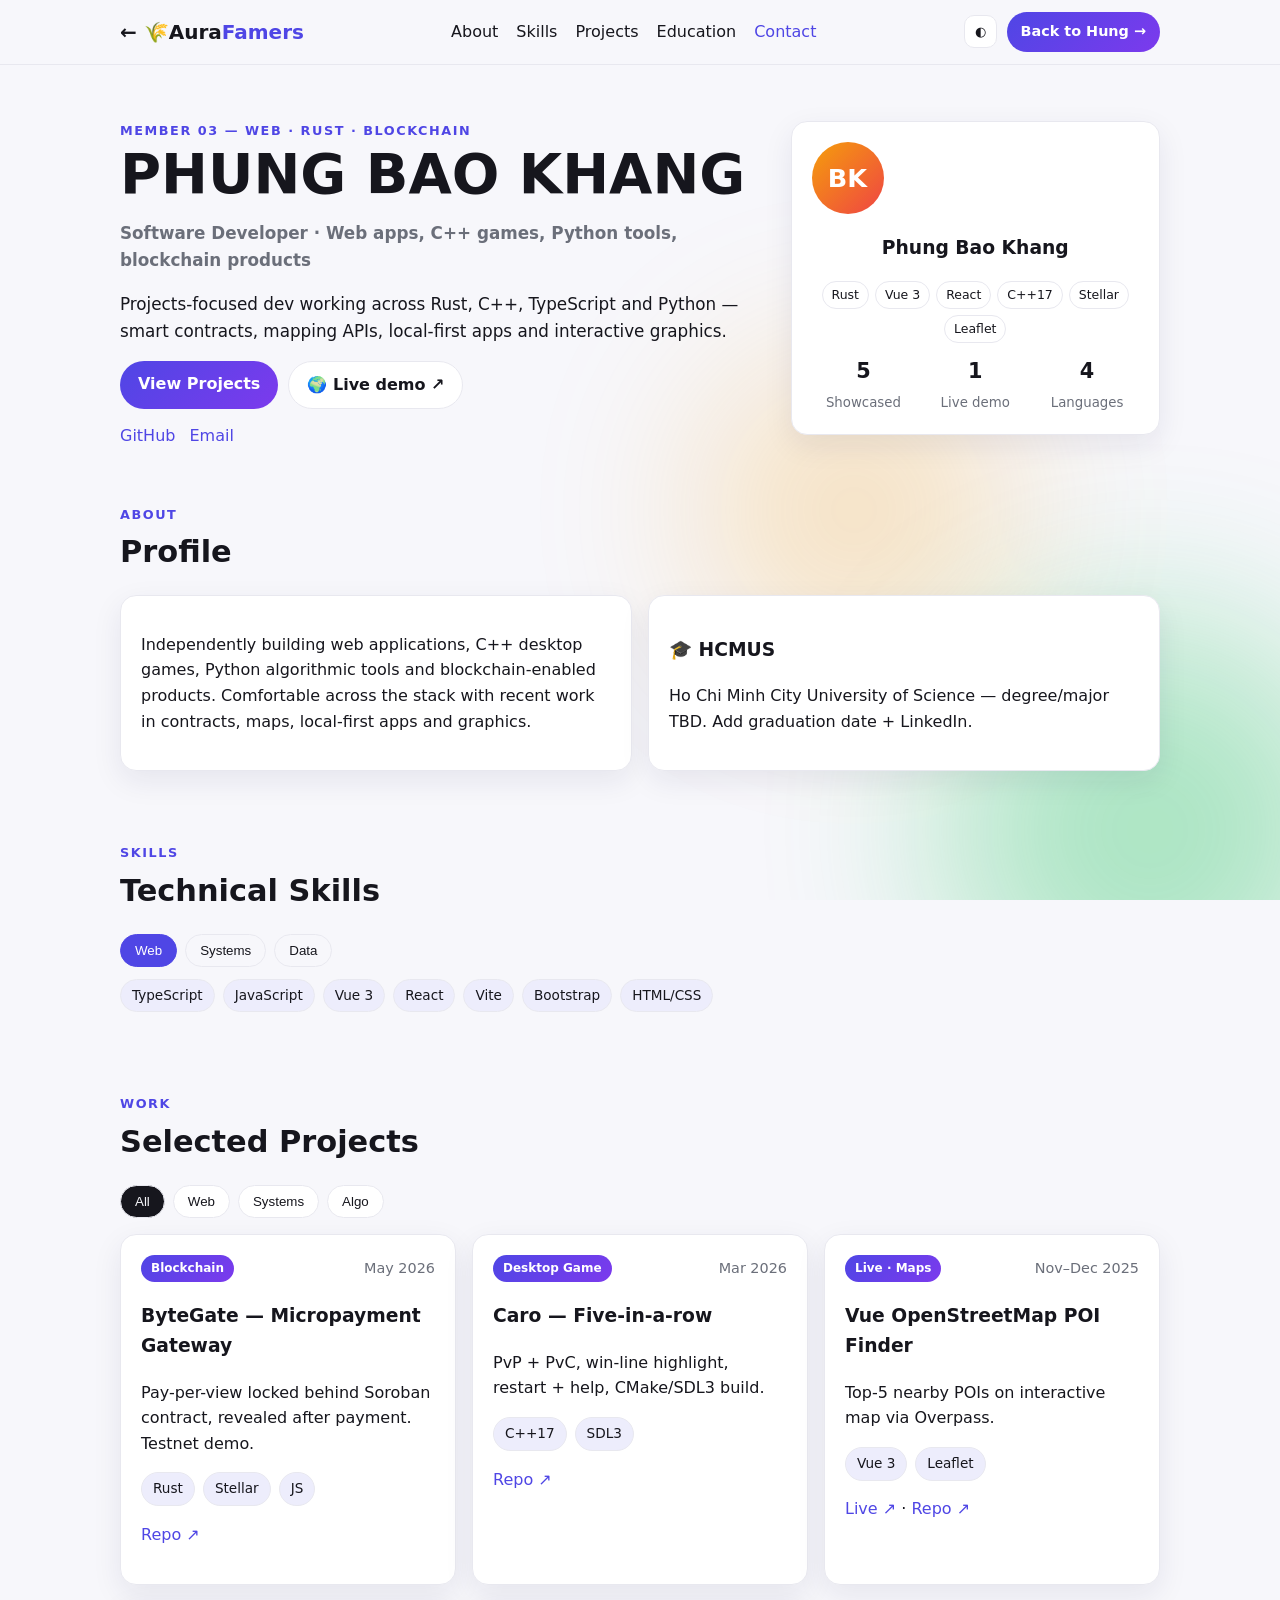
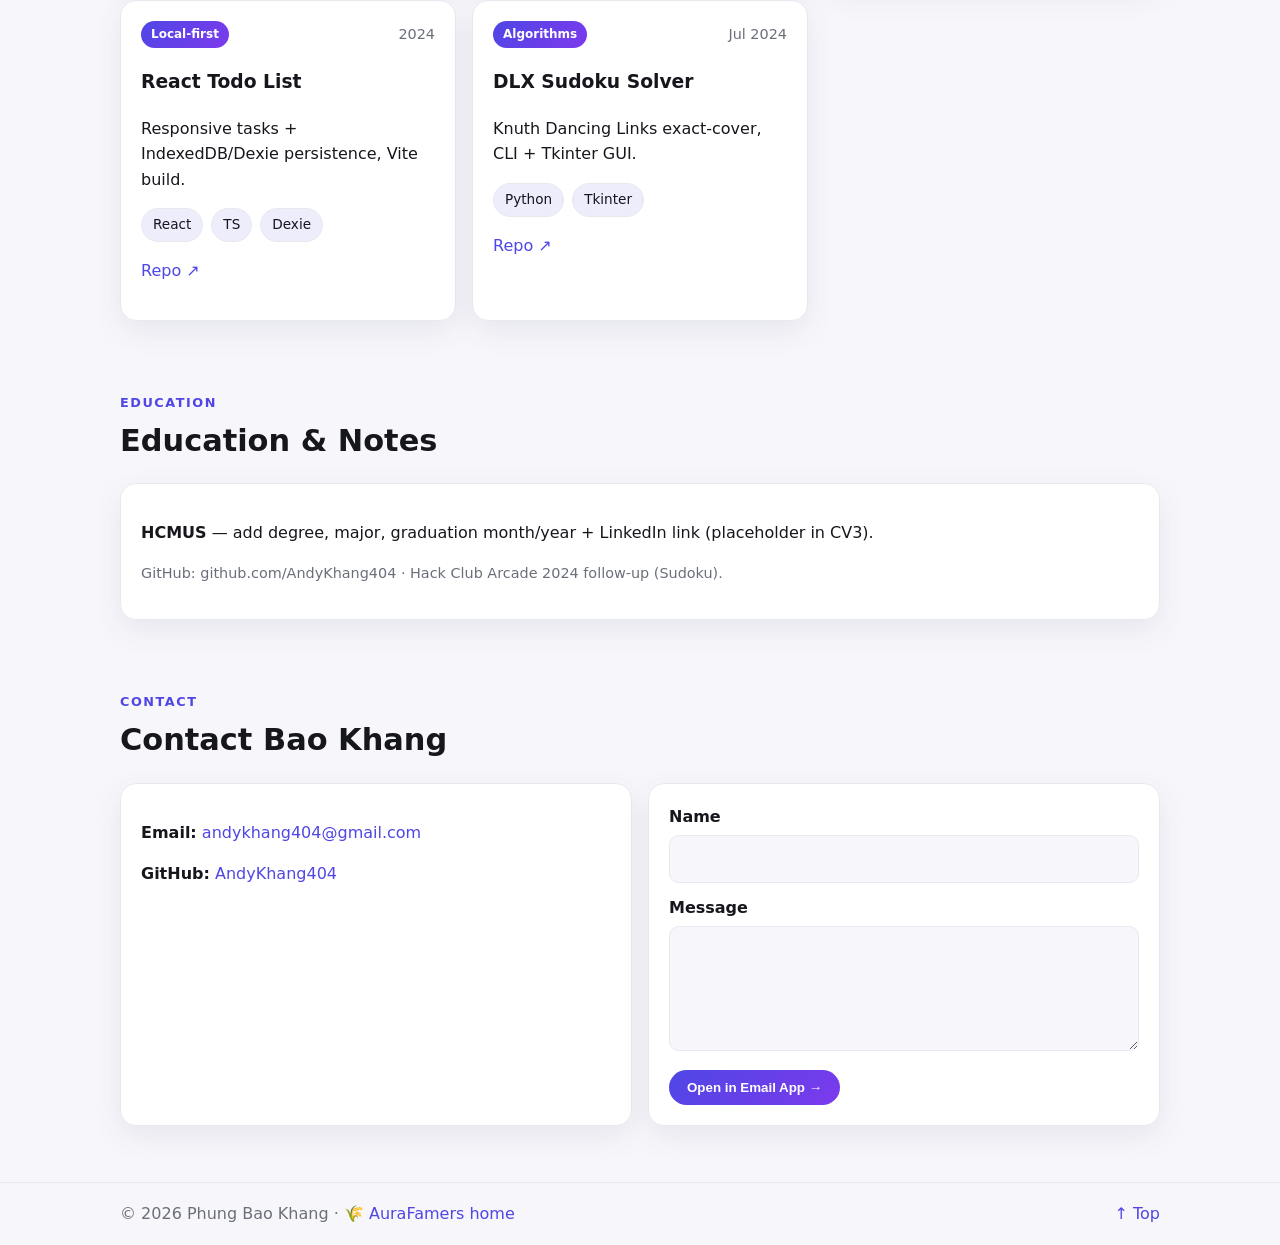
<file: member-khang.html>
<!DOCTYPE html>
<html lang="en">
<head><meta charset="UTF-8" /><meta name="viewport" content="width=device-width, initial-scale=1.0" />
<title>Phung Bao Khang — Portfolio</title><link rel="stylesheet" href="style.css" /></head>
<body>
<div class="progress" id="progress"></div>
<div class="orbs" aria-hidden="true"><i class="orb o2"></i><i class="orb o3"></i></div>
<header class="nav"><div class="container nav-inner">
<a href="index.html" class="logo aura">← 🌾Aura<span>Famers</span></a>
<nav class="nav-links" id="navLinks"><a href="#about">About</a><a href="#skills">Skills</a><a href="#projects">Projects</a><a href="#experience">Education</a><a href="#contact">Contact</a></nav>
<div class="nav-actions"><button id="themeToggle" class="btn-icon">◐</button><a class="btn btn-small btn-primary" href="member-hung.html">Back to Hung →</a><button id="menuBtn" class="btn-icon menu-btn">☰</button></div>
</div></header>
<main>
<section class="hero container"><div class="hero-text">
<p class="eyebrow">Member 03 — Web · Rust · Blockchain</p><h1>PHUNG BAO KHANG</h1>
<p class="subtitle">Software Developer · Web apps, C++ games, Python tools, blockchain products</p>
<p class="lede">Projects-focused dev working across Rust, C++, TypeScript and Python — smart contracts, mapping APIs, local-first apps and interactive graphics.</p>
<div class="hero-cta"><a class="btn btn-primary" href="#projects">View Projects</a><a class="btn btn-ghost" href="https://vue-openstreetmap.pages.dev/" target="_blank" rel="noopener">🌍 Live demo ↗</a></div>
<div class="hero-social"><a href="https://github.com/AndyKhang404" target="_blank" rel="noopener">GitHub</a><a href="mailto:andykhang404@gmail.com">Email</a></div>
</div>
<div class="hero-card"><div class="card profile-card"><div class="avatar lg a3">BK</div><h3>Phung Bao Khang</h3><div class="tag-cloud"><span>Rust</span><span>Vue 3</span><span>React</span><span>C++17</span><span>Stellar</span><span>Leaflet</span></div><div class="stats"><div><strong>5</strong><small>Showcased</small></div><div><strong>1</strong><small>Live demo</small></div><div><strong>4</strong><small>Languages</small></div></div></div></div>
</section>
<section id="about" class="section container"><p class="eyebrow">About</p><h2>Profile</h2>
<div class="grid-2"><div class="card"><p>Independently building web applications, C++ desktop games, Python algorithmic tools and blockchain-enabled products. Comfortable across the stack with recent work in contracts, maps, local-first apps and graphics.</p></div>
<div class="card"><h3>🎓 HCMUS</h3><p>Ho Chi Minh City University of Science — degree/major TBD. Add graduation date + LinkedIn.</p></div></div></section>
<section id="skills" class="section container"><p class="eyebrow">Skills</p><h2>Technical Skills</h2>
<div class="tabs"><div class="tab-btns"><button class="tab-btn active" data-tab="k1">Web</button><button class="tab-btn" data-tab="k2">Systems</button><button class="tab-btn" data-tab="k3">Data</button></div>
<div class="tab-panel active" id="k1"><div class="chips"><span>TypeScript</span><span>JavaScript</span><span>Vue 3</span><span>React</span><span>Vite</span><span>Bootstrap</span><span>HTML/CSS</span></div></div>
<div class="tab-panel" id="k2"><div class="chips"><span>Rust</span><span>C++17</span><span>Soroban SDK</span><span>Stellar Testnet</span><span>Freighter</span><span>SDL3</span><span>CMake</span><span>Cargo</span></div></div>
<div class="tab-panel" id="k3"><div class="chips"><span>Python/Tkinter</span><span>Leaflet/vue-leaflet</span><span>OSM/Overpass API</span><span>IndexedDB/Dexie</span></div></div></div></section>
<section id="projects" class="section container"><p class="eyebrow">Work</p><h2>Selected Projects</h2>
<div class="filter-bar"><button class="filter-btn active" data-filter="all">All</button><button class="filter-btn" data-filter="web">Web</button><button class="filter-btn" data-filter="systems">Systems</button><button class="filter-btn" data-filter="algo">Algo</button></div>
<div class="projects-grid">
<article class="card project" data-category="systems web"><div class="proj-top"><span class="badge">Blockchain</span><span class="muted">May 2026</span></div><h3>ByteGate — Micropayment Gateway</h3><p>Pay-per-view locked behind Soroban contract, revealed after payment. Testnet demo.</p><div class="chips"><span>Rust</span><span>Stellar</span><span>JS</span></div><p><a href="https://github.com/AndyKhang404/bytegate" target="_blank" rel="noopener">Repo ↗</a></p></article>
<article class="card project" data-category="systems"><div class="proj-top"><span class="badge">Desktop Game</span><span class="muted">Mar 2026</span></div><h3>Caro — Five-in-a-row</h3><p>PvP + PvC, win-line highlight, restart + help, CMake/SDL3 build.</p><div class="chips"><span>C++17</span><span>SDL3</span></div><p><a href="https://github.com/AndyKhang404/caro" target="_blank" rel="noopener">Repo ↗</a></p></article>
<article class="card project" data-category="web"><div class="proj-top"><span class="badge">Live · Maps</span><span class="muted">Nov–Dec 2025</span></div><h3>Vue OpenStreetMap POI Finder</h3><p>Top-5 nearby POIs on interactive map via Overpass.</p><div class="chips"><span>Vue 3</span><span>Leaflet</span></div><p><a href="https://vue-openstreetmap.pages.dev/" target="_blank" rel="noopener">Live ↗</a> · <a href="https://github.com/AndyKhang404/vue-openstreetmap" target="_blank" rel="noopener">Repo ↗</a></p></article>
<article class="card project" data-category="web"><div class="proj-top"><span class="badge">Local-first</span><span class="muted">2024</span></div><h3>React Todo List</h3><p>Responsive tasks + IndexedDB/Dexie persistence, Vite build.</p><div class="chips"><span>React</span><span>TS</span><span>Dexie</span></div><p><a href="https://github.com/AndyKhang404/react-todo-list" target="_blank" rel="noopener">Repo ↗</a></p></article>
<article class="card project" data-category="algo"><div class="proj-top"><span class="badge">Algorithms</span><span class="muted">Jul 2024</span></div><h3>DLX Sudoku Solver</h3><p>Knuth Dancing Links exact-cover, CLI + Tkinter GUI.</p><div class="chips"><span>Python</span><span>Tkinter</span></div><p><a href="https://github.com/AndyKhang404/py-dlx-sudoku" target="_blank" rel="noopener">Repo ↗</a></p></article>
</div></section>
<section id="experience" class="section container"><p class="eyebrow">Education</p><h2>Education & Notes</h2>
<div class="card"><p><strong>HCMUS</strong> — add degree, major, graduation month/year + LinkedIn link (placeholder in CV3).</p><p class="muted">GitHub: github.com/AndyKhang404 · Hack Club Arcade 2024 follow-up (Sudoku).</p></div></section>
<section id="contact" class="section container"><p class="eyebrow">Contact</p><h2>Contact Bao Khang</h2>
<div class="grid-2"><div class="card"><p><strong>Email:</strong> <a href="mailto:andykhang404@gmail.com">andykhang404@gmail.com</a></p><p><strong>GitHub:</strong> <a href="https://github.com/AndyKhang404" target="_blank" rel="noopener">AndyKhang404</a></p></div>
<form class="card form" id="contactForm"><label>Name<input id="fName" required /></label><label>Message<textarea id="fMsg" rows="4" required></textarea></label><button class="btn btn-primary" type="submit">Open in Email App →</button></form></div></section>
</main>
<footer><div class="container foot-inner"><span>© <span id="year"></span> Phung Bao Khang · 🌾 <a href="index.html">AuraFamers home</a></span><a href="#top">↑ Top</a></div></footer>
<button id="toTop">↑</button><script src="script.js"></script></body></html>
</file>
<file: style.css>
:root{
  --bg:#f7f7fb; --card:#ffffff; --text:#16161d; --muted:#6b6f7a;
  --primary:#4f46e5; --primary-2:#7c3aed; --border:#e8e8ef;
  --shadow:0 10px 30px rgba(30,27,75,.08); --radius:16px;
}
[data-theme="dark"]{--bg:#0e0e14; --card:#17171f; --text:#f2f2f7; --muted:#a5a5b5; --border:#26262f; --shadow:0 10px 30px rgba(0,0,0,.4)}
*{box-sizing:border-box}html{scroll-behavior:smooth}
body{margin:0;font-family:Inter,system-ui,-apple-system,Segoe UI,Roboto,Arial,sans-serif;background:var(--bg);color:var(--text);line-height:1.6}
.container{max-width:1080px;margin:0 auto;padding:0 20px}
a{color:var(--primary);text-decoration:none}a:hover{text-decoration:underline}
.grad{background:linear-gradient(135deg,var(--primary),var(--primary-2));-webkit-background-clip:text;background-clip:text;color:transparent}
.nav{position:sticky;top:0;z-index:20;background:color-mix(in srgb, var(--bg) 85%, transparent);backdrop-filter:blur(12px);border-bottom:1px solid var(--border)}
.nav-inner{display:flex;align-items:center;justify-content:space-between;height:64px}
.logo{font-weight:800;font-size:1.25rem;color:var(--text)}.logo span{color:var(--primary)}
.nav-links{display:flex;gap:18px}.nav-links a{color:var(--text);font-weight:500}.nav-links a.active,.nav-links a:hover{color:var(--primary)}
.nav-actions{display:flex;gap:10px;align-items:center}
.btn{display:inline-block;padding:10px 18px;border-radius:999px;border:1px solid var(--border);font-weight:600;cursor:pointer;background:var(--card);color:var(--text)}
.btn-primary{background:linear-gradient(135deg,var(--primary),var(--primary-2));color:#fff;border:none}
.btn-ghost{background:var(--card)}.btn-small{padding:8px 14px;font-size:.9rem}
.btn-icon{background:var(--card);border:1px solid var(--border);border-radius:10px;padding:8px 10px;cursor:pointer;color:var(--text)}
.menu-btn{display:none}
.hero{display:grid;grid-template-columns:1.4fr .8fr;gap:24px;padding:56px 20px 20px;align-items:start}
.eyebrow{color:var(--primary);font-weight:700;text-transform:uppercase;letter-spacing:.12em;font-size:.8rem;margin:0}
h1{font-size:clamp(2.2rem,5vw,3.5rem);margin:.2rem 0;line-height:1.05}
.subtitle{font-weight:600;color:var(--muted);font-size:1.05rem}.subtitle span{color:var(--text)}
.lede{font-size:1.05rem}.hero-meta{display:flex;gap:12px;flex-wrap:wrap;color:var(--muted);font-size:.95rem;margin:12px 0}
.hero-cta{display:flex;gap:10px;flex-wrap:wrap;margin:14px 0}.hero-cta input{flex:1;min-width:220px;padding:10px 14px;border-radius:999px;border:1px solid var(--border);background:var(--card);color:var(--text)}
.hero-social{display:flex;gap:14px;align-items:center;flex-wrap:wrap}
.link-btn{background:none;border:none;color:var(--primary);cursor:pointer;font-weight:600}
.section{padding:36px 20px}.section h2{margin:.2rem 0 18px;font-size:1.9rem}
.card{background:var(--card);border:1px solid var(--border);border-radius:var(--radius);padding:20px;box-shadow:var(--shadow)}
.grid-2{display:grid;grid-template-columns:1fr 1fr;gap:16px}
.skills-grid{display:grid;grid-template-columns:repeat(3,1fr);gap:16px}
.projects-grid{display:grid;grid-template-columns:1fr 1fr 1fr;gap:16px}
.members-grid{display:grid;grid-template-columns:1fr 1fr 1fr;gap:16px}
.timeline{display:grid;grid-template-columns:1fr 1fr 1fr;gap:16px;margin-bottom:16px}
.chips{display:flex;flex-wrap:wrap;gap:8px;margin:10px 0}
.chips span{background:color-mix(in srgb, var(--primary) 10%, var(--card));border:1px solid var(--border);padding:5px 11px;border-radius:999px;font-size:.85rem}
.chips.small span{font-size:.78rem;opacity:.9}
.muted{color:var(--muted);font-size:.9rem}.small{font-size:.95rem}.check-list{padding-left:18px;margin:8px 0}
.badge{background:linear-gradient(135deg,var(--primary),var(--primary-2));color:#fff;font-size:.75rem;padding:4px 10px;border-radius:999px;font-weight:700}
.proj-top{display:flex;justify-content:space-between;align-items:center;gap:8px;margin-bottom:6px}
.filter-bar{display:flex;gap:8px;margin-bottom:16px;flex-wrap:wrap}
.filter-btn{padding:8px 14px;border-radius:999px;border:1px solid var(--border);background:var(--card);color:var(--text);cursor:pointer}
.filter-btn.active{background:var(--text);color:var(--bg)}
.profile-card{text-align:center}
.avatar{width:84px;height:84px;margin:0 auto;border-radius:50%;display:grid;place-items:center;font-weight:800;font-size:1.6rem;color:#fff;background:linear-gradient(135deg,var(--primary),var(--primary-2))}
.avatar.sm{width:40px;height:40px;font-size:1rem;margin:0}.avatar.lg{width:72px;height:72px;margin:0}
.a1{background:linear-gradient(135deg,#4f46e5,#7c3aed)}.a2{background:linear-gradient(135deg,#059669,#0ea5e9)}.a3{background:linear-gradient(135deg,#f59e0b,#ef4444)}
.tag-cloud{display:flex;flex-wrap:wrap;gap:6px;justify-content:center;margin:12px 0}
.tag-cloud span{font-size:.78rem;border:1px solid var(--border);border-radius:999px;padding:3px 9px}
.stats{display:grid;grid-template-columns:1fr 1fr 1fr;gap:8px;margin-top:10px}.stats strong{display:block;font-size:1.3rem}.stats small{color:var(--muted)}
.stats-row{display:flex;gap:20px;margin-top:16px}.stat strong{font-size:1.6rem;display:block}.stat small{color:var(--muted)}
.member-mini-list{display:grid;gap:10px;margin-top:12px}.mini{display:flex;gap:10px;align-items:center;border:1px solid var(--border);border-radius:12px;padding:10px;color:var(--text)}.mini strong{display:block}.mini small{color:var(--muted);display:block}.mini span:last-child{margin-left:auto}
.member-card .row{display:flex;gap:12px;align-items:center;margin-top:8px}
.lang-bars .bar{height:8px;background:color-mix(in srgb, var(--muted) 20%, transparent);border-radius:99px;overflow:hidden;margin:4px 0 10px}
.lang-bars .bar i{display:block;height:100%;background:linear-gradient(90deg,var(--primary),var(--primary-2))}
.form label{display:block;margin-bottom:12px;font-weight:600}
.form input,.form textarea{width:100%;margin-top:6px;padding:10px 12px;border-radius:10px;border:1px solid var(--border);background:var(--bg);color:var(--text);font:inherit}
/* tabs */
.tabs{margin-top:12px}.tab-btns{display:flex;gap:8px;flex-wrap:wrap}.tab-btn{padding:8px 14px;border-radius:999px;border:1px solid var(--border);background:var(--bg);color:var(--text);cursor:pointer}.tab-btn.active{background:var(--primary);color:#fff;border-color:var(--primary)}
.tab-panel{display:none;margin-top:12px}.tab-panel.active{display:block}
/* table */
.table-wrap{overflow:auto}.matrix{width:100%;border-collapse:collapse;font-size:.92rem}.matrix th,.matrix td{border:1px solid var(--border);padding:10px;text-align:left}.matrix th{background:color-mix(in srgb, var(--primary) 10%, var(--card))}
/* accordion */
.accordion{margin-top:16px;display:grid;gap:8px}.acc-btn{text-align:left;padding:12px 16px;border-radius:12px;border:1px solid var(--border);background:var(--card);color:var(--text);cursor:pointer;font-weight:600}.acc-panel{display:none;padding:0 16px 12px;background:var(--card);border:1px solid var(--border);border-top:none;border-radius:0 0 12px 12px;margin-top:-8px}.acc-panel.open{display:block}
/* modal */
.modal{display:none;position:fixed;inset:0;background:rgba(0,0,0,.5);z-index:50;padding:20px}.modal.open{display:grid;place-items:center}.modal-box{background:var(--card);color:var(--text);border-radius:16px;max-width:520px;width:100%;padding:22px;position:relative}.modal-x{position:absolute;top:10px;right:10px;border:1px solid var(--border);background:var(--bg);color:var(--text);border-radius:10px;cursor:pointer;padding:6px 10px}
footer{border-top:1px solid var(--border);margin-top:20px}.foot-inner{display:flex;justify-content:space-between;gap:10px;flex-wrap:wrap;padding:18px 20px;color:var(--muted)}
#toTop{position:fixed;right:18px;bottom:18px;display:none;border:none;border-radius:50%;width:44px;height:44px;font-size:1.2rem;cursor:pointer;background:linear-gradient(135deg,var(--primary),var(--primary-2));color:#fff;transition:transform .3s}#toTop.show{display:block}#toTop:hover{transform:scale(1.12) rotate(-8deg)}
.reveal{opacity:0;transform:translateY(22px) scale(.98);transition:opacity .7s ease,transform .7s cubic-bezier(.2,.7,.3,1)}.reveal.visible{opacity:1;transform:none}
/* ===== AuraFamers animations ===== */
.progress{position:fixed;top:0;left:0;height:3px;width:0;z-index:60;background:linear-gradient(90deg,#22c55e,#4f46e5,#7c3aed,#f59e0b);background-size:200% 100%;animation:slide-bg 3s linear infinite}
@keyframes slide-bg{to{background-position:200% 0}}
.logo.aura{animation:logo-glow 3s ease-in-out infinite}
@keyframes logo-glow{0%,100%{text-shadow:0 0 0 transparent}50%{text-shadow:0 0 18px rgba(124,58,237,.55)}}
.orbs{position:fixed;inset:0;overflow:hidden;pointer-events:none;z-index:0}
.orb{position:absolute;width:420px;height:420px;border-radius:50%;filter:blur(90px);opacity:.35;animation:drift 14s ease-in-out infinite alternate}
.o1{background:#4f46e5;top:-120px;left:-100px}.o2{background:#22c55e;bottom:-140px;right:-80px;animation-delay:-5s}.o3{background:#f59e0b;top:40%;left:55%;width:300px;height:300px;opacity:.25;animation-delay:-9s}
@keyframes drift{from{transform:translate(0,0) scale(1)}to{transform:translate(60px,40px) scale(1.15)}}
main,footer{position:relative;z-index:1}
header.nav{position:sticky;top:0;z-index:100}
.animate-grad{background-size:200% auto;animation:grad-shift 4s linear infinite}
@keyframes grad-shift{to{background-position:200% center}}
.typing-line{min-height:1.6em;color:var(--muted);font-weight:600}.caret{animation:blink 1s steps(1) infinite;color:var(--primary)}
@keyframes blink{50%{opacity:0}}
.marquee{display:flex;overflow:hidden;user-select:none;border-top:1px solid var(--border);border-bottom:1px solid var(--border);background:color-mix(in srgb, var(--primary) 6%, var(--bg));white-space:nowrap}
.marquee-track{display:flex;align-items:center;flex-shrink:0;min-width:100%;justify-content:space-around;padding:10px 0;animation:marquee 48s linear infinite}
.marquee:hover .marquee-track{animation-play-state:paused}
.marquee-track span{margin:0 14px;font-weight:700}
@keyframes marquee{from{transform:translateX(0)}to{transform:translateX(-100%)}}
.card{transition:transform .35s cubic-bezier(.2,.7,.3,1),box-shadow .35s,border-color .35s}
.card:hover{transform:translateY(-6px);box-shadow:0 18px 44px rgba(79,70,229,.18);border-color:color-mix(in srgb, var(--primary) 45%, var(--border))}
.member-card .avatar{animation:float-y 4s ease-in-out infinite}
.member-card:nth-child(2) .avatar{animation-delay:-1.3s}.member-card:nth-child(3) .avatar{animation-delay:-2.6s}
@keyframes float-y{0%,100%{transform:translateY(0) rotate(0)}50%{transform:translateY(-8px) rotate(3deg)}}
.btn-primary{position:relative;overflow:hidden;transition:transform .25s}
.btn-primary:hover{transform:translateY(-2px) scale(1.02)}
.btn-primary::after{content:"";position:absolute;top:0;left:-80%;width:50%;height:100%;background:linear-gradient(100deg,transparent,rgba(255,255,255,.6),transparent);transform:skewX(-20deg);animation:shine 3.2s ease-in-out infinite}
@keyframes shine{0%{left:-80%}55%,100%{left:130%}}
.chips span{transition:transform .25s,background .25s}.chips span:hover{transform:scale(1.1) rotate(-2deg)}
.filter-btn,.tab-btn,.acc-btn{transition:transform .2s,background .25s}.filter-btn:hover,.tab-btn:hover{transform:translateY(-2px)}
.modal-box{animation:pop .35s cubic-bezier(.2,.9,.3,1.2)}
@keyframes pop{from{transform:scale(.9) translateY(12px);opacity:0}}
.hero-text h1{animation:fade-up .8s cubic-bezier(.2,.7,.3,1) both}
.hero-text .lede{animation:fade-up .8s .12s cubic-bezier(.2,.7,.3,1) both}
@keyframes fade-up{from{opacity:0;transform:translateY(18px)}}
.tilt{transform-style:preserve-3d;will-change:transform}
@media(max-width:900px){.hero,.grid-2,.skills-grid,.projects-grid,.members-grid,.timeline{grid-template-columns:1fr}.nav-links{display:none}.nav-links.open{display:flex;position:absolute;top:64px;left:0;right:0;background:var(--card);flex-direction:column;padding:14px 20px;border-bottom:1px solid var(--border);box-shadow:var(--shadow)}.menu-btn{display:inline-block}.hero{padding-top:28px}.orb{opacity:.22}}
@media(max-width:560px){.logo{white-space:nowrap;font-size:1.1rem}.nav-actions .btn-small{display:none}}
@media(prefers-reduced-motion:reduce){*{animation:none!important;transition:none!important}}
</file>
